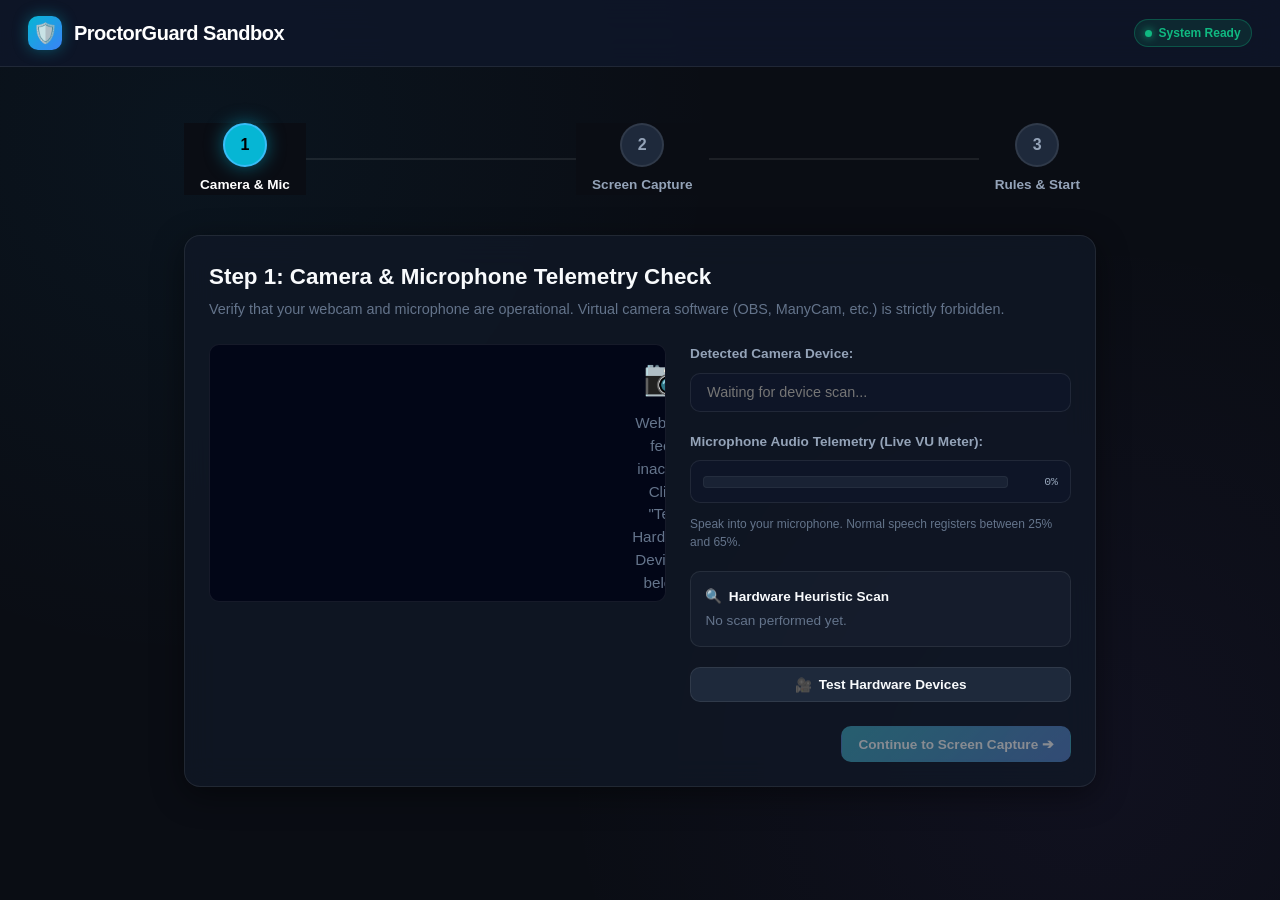
<file: web-ui/candidate/index.html>
<!DOCTYPE html>
<html lang="en">
<head>
  <meta charset="UTF-8">
  <meta name="viewport" content="width=device-width, initial-scale=1.0">
  <meta http-equiv="Cache-Control" content="no-cache, no-store, must-revalidate">
  <meta http-equiv="Pragma" content="no-cache">
  <meta http-equiv="Expires" content="0">
  <title>Candidate Verification & Setup Wizard | ProctorGuard</title>
  <link rel="stylesheet" href="../static/css/proctor.css">
  <style>
    .wizard-container {
      max-width: 960px;
      margin: 2rem auto;
      padding: 1.5rem;
    }
    .wizard-steps-header {
      display: flex;
      justify-content: space-between;
      margin-bottom: 2.5rem;
      position: relative;
    }
    .wizard-steps-header::before {
      content: '';
      position: absolute;
      top: 50%;
      left: 10%;
      right: 10%;
      height: 2px;
      background: var(--glass-border);
      z-index: 1;
      transform: translateY(-50%);
    }
    .wizard-step-node {
      position: relative;
      z-index: 2;
      display: flex;
      flex-direction: column;
      align-items: center;
      gap: 0.5rem;
      background: var(--bg-primary);
      padding: 0 1rem;
    }
    .step-circle {
      width: 44px;
      height: 44px;
      border-radius: 50%;
      background: var(--bg-tertiary);
      border: 2px solid var(--glass-border);
      display: flex;
      align-items: center;
      justify-content: center;
      font-weight: 700;
      color: var(--text-secondary);
      transition: all 0.3s ease;
    }
    .wizard-step-node.active .step-circle {
      background: var(--accent-cyan);
      border-color: #38bdf8;
      color: #000;
      box-shadow: 0 0 18px rgba(6, 182, 212, 0.5);
    }
    .wizard-step-node.completed .step-circle {
      background: var(--accent-emerald);
      border-color: #34d399;
      color: #000;
    }
    .step-title {
      font-size: 0.85rem;
      font-weight: 600;
      color: var(--text-secondary);
    }
    .wizard-step-node.active .step-title {
      color: #fff;
    }
    .step-pane {
      display: none;
      animation: fadeIn 0.3s ease;
    }
    .step-pane.active {
      display: block;
    }
    @keyframes fadeIn {
      from { opacity: 0; transform: translateY(8px); }
      to { opacity: 1; transform: translateY(0); }
    }
    .preview-card {
      background: #020617;
      border: 1px solid var(--glass-border);
      border-radius: var(--radius-md);
      overflow: hidden;
      aspect-ratio: 16 / 9;
      position: relative;
      display: flex;
      align-items: center;
      justify-content: center;
    }
    .preview-card video {
      width: 100%;
      height: 100%;
      object-fit: cover;
    }
    .preview-card .placeholder-msg {
      color: var(--text-muted);
      font-size: 0.95rem;
      text-align: center;
      padding: 1.5rem;
    }
  </style>
</head>
<body>

  <!-- Top Proctor Header -->
  <header class="proctor-header">
    <div class="proctor-logo">
      <div class="proctor-logo-icon">🛡️</div>
      <span>ProctorGuard Sandbox</span>
    </div>
    <div class="flex-gap-1">
      <span class="badge-live-pulse">
        <span class="pulse-dot"></span> System Ready
      </span>
    </div>
  </header>

  <div class="wizard-container">
    <!-- Wizard Steps Header -->
    <div class="wizard-steps-header">
      <div class="wizard-step-node active" id="step-node-1">
        <div class="step-circle" id="circle-1">1</div>
        <div class="step-title">Camera & Mic</div>
      </div>
      <div class="wizard-step-node" id="step-node-2">
        <div class="step-circle" id="circle-2">2</div>
        <div class="step-title">Screen Capture</div>
      </div>
      <div class="wizard-step-node" id="step-node-3">
        <div class="step-circle" id="circle-3">3</div>
        <div class="step-title">Rules & Start</div>
      </div>
    </div>

    <!-- STEP 1: Camera & Microphone Verification -->
    <div class="glass-panel step-pane active" id="pane-step-1">
      <div style="margin-bottom: 1.5rem;">
        <h2 style="font-size: 1.4rem; font-weight: 700; margin-bottom: 0.3rem;">Step 1: Camera & Microphone Telemetry Check</h2>
        <p class="text-muted" style="font-size: 0.9rem;">
          Verify that your webcam and microphone are operational. Virtual camera software (OBS, ManyCam, etc.) is strictly forbidden.
        </p>
      </div>

      <div style="display: grid; grid-template-columns: 1.2fr 1fr; gap: 1.5rem; margin-bottom: 1.5rem;">
        <!-- Left: Live Video Preview -->
        <div>
          <div class="preview-card" id="webcam-preview-box">
            <video id="webcam-preview" autoplay playsinline muted></video>
            <div class="placeholder-msg" id="webcam-placeholder">
              <div style="font-size: 2.2rem; margin-bottom: 0.5rem;">📷</div>
              Webcam feed inactive.<br>Click "Test Hardware Devices" below.
            </div>
          </div>
          <div id="camera-status-badge" style="margin-top: 0.75rem; display: none;"></div>
        </div>

        <!-- Right: Telemetry & Device Diagnostics -->
        <div style="display: flex; flex-direction: column; gap: 1.25rem;">
          <div class="form-group">
            <label class="form-label">Detected Camera Device:</label>
            <input type="text" id="camera-device-label" class="form-input" readonly placeholder="Waiting for device scan...">
          </div>

          <div class="form-group">
            <label class="form-label">Microphone Audio Telemetry (Live VU Meter):</label>
            <div class="vu-meter-container" style="background: rgba(15,23,42,0.8); padding: 0.75rem; border-radius: var(--radius-md); border: 1px solid var(--glass-border);">
              <div class="vu-meter-track" style="height: 12px;">
                <div class="vu-meter-bar" id="setup-vu-bar"></div>
              </div>
              <span class="vu-meter-label" id="setup-vu-label">0%</span>
            </div>
            <span class="text-muted" style="font-size: 0.75rem; margin-top: 0.25rem;">
              Speak into your microphone. Normal speech registers between 25% and 65%.
            </span>
          </div>

          <!-- Virtual Camera Scan Status -->
          <div id="virtual-cam-scan-result" style="padding: 0.9rem; border-radius: var(--radius-md); background: rgba(30, 41, 59, 0.4); border: 1px solid var(--glass-border); font-size: 0.85rem;">
            <div style="font-weight: 600; margin-bottom: 0.25rem; display: flex; align-items: center; gap: 0.4rem;">
              <span>🔍</span> Hardware Heuristic Scan
            </div>
            <div id="scan-feedback-text" class="text-muted">No scan performed yet.</div>
          </div>

          <button type="button" class="btn btn-secondary" id="btn-start-hardware-test">
            <span>🎥</span> Test Hardware Devices
          </button>
        </div>
      </div>

      <div style="display: flex; justify-content: flex-end;">
        <button type="button" class="btn btn-primary" id="btn-to-step-2" disabled>
          Continue to Screen Capture ➔
        </button>
      </div>
    </div>

    <!-- STEP 2: Full-screen Display Capture -->
    <div class="glass-panel step-pane" id="pane-step-2">
      <div style="margin-bottom: 1.5rem;">
        <h2 style="font-size: 1.4rem; font-weight: 700; margin-bottom: 0.3rem;">Step 2: Mandatory Full-Screen Display Capture</h2>
        <p class="text-muted" style="font-size: 0.9rem;">
          To ensure exam integrity, you must share your <strong>Entire Screen</strong>. Sharing a single window or tab will not satisfy requirements.
        </p>
      </div>

      <div style="display: grid; grid-template-columns: 1.2fr 1fr; gap: 1.5rem; margin-bottom: 1.5rem;">
        <!-- Left: Screen Share Preview -->
        <div>
          <div class="preview-card" id="screen-preview-box">
            <video id="screen-preview" autoplay playsinline muted></video>
            <div class="placeholder-msg" id="screen-placeholder">
              <div style="font-size: 2.2rem; margin-bottom: 0.5rem;">🖥️</div>
              Screen capture inactive.<br>Click "Select & Share Full Screen".
            </div>
          </div>
        </div>

        <!-- Right: Screen Capture Diagnostics -->
        <div style="display: flex; flex-direction: column; gap: 1.25rem;">
          <div style="background: rgba(15,23,42,0.8); padding: 1rem; border-radius: var(--radius-md); border: 1px solid var(--glass-border);">
            <h4 style="font-size: 0.95rem; font-weight: 600; margin-bottom: 0.5rem; color: #38bdf8;">Capture Requirements</h4>
            <ul style="font-size: 0.85rem; color: var(--text-secondary); margin-left: 1.25rem; display: flex; flex-direction: column; gap: 0.35rem;">
              <li>Select <strong>"Entire Screen"</strong> in the browser prompt.</li>
              <li>Dual monitors are prohibited (disconnect second monitor if present).</li>
              <li>Stopping screen share during the exam counts as an immediate CRITICAL violation.</li>
            </ul>
          </div>

          <div id="screen-status-box" style="padding: 0.9rem; border-radius: var(--radius-md); background: rgba(30, 41, 59, 0.4); border: 1px solid var(--glass-border); font-size: 0.85rem;">
            <div style="font-weight: 600; margin-bottom: 0.25rem;">Display Capture Status:</div>
            <div id="screen-feedback-text" class="text-muted">Awaiting screen authorization...</div>
          </div>

          <button type="button" class="btn btn-secondary" id="btn-request-screen">
            <span>📺</span> Select & Share Full Screen
          </button>
        </div>
      </div>

      <div style="display: flex; justify-content: space-between;">
        <button type="button" class="btn btn-secondary" id="btn-back-to-step-1">
          ⬅ Back
        </button>
        <button type="button" class="btn btn-primary" id="btn-to-step-3" disabled>
          Continue to Agreement ➔
        </button>
      </div>
    </div>

    <!-- STEP 3: Candidate Agreement & Transition -->
    <div class="glass-panel step-pane" id="pane-step-3">
      <div style="margin-bottom: 1.5rem;">
        <h2 style="font-size: 1.4rem; font-weight: 700; margin-bottom: 0.3rem;">Step 3: Identity Verification & Exam Lockdown Agreement</h2>
        <p class="text-muted" style="font-size: 0.9rem;">
          Confirm your candidate credentials and accept the security lockdown terms before entering the exam room.
        </p>
      </div>

      <div style="display: grid; grid-template-columns: 1fr 1fr; gap: 1.5rem; margin-bottom: 1.5rem;">
        <!-- Candidate Details -->
        <div style="display: flex; flex-direction: column; gap: 1rem;">
          <div class="form-group">
            <label class="form-label" for="candidate-name-input">Full Name:</label>
            <input type="text" id="candidate-name-input" class="form-input" value="Alex Rivera" required>
          </div>

          <div class="form-group">
            <label class="form-label" for="candidate-id-input">Candidate ID / Registration #:</label>
            <input type="text" id="candidate-id-input" class="form-input" value="CAND-89421" required>
          </div>

          <div class="form-group">
            <label class="form-label" for="exam-code-input">Exam Course / Code:</label>
            <input type="text" id="exam-code-input" class="form-input" value="CS-401: Distributed Algorithms" readonly>
          </div>
        </div>

        <!-- Exam Rules Box -->
        <div style="background: rgba(15,23,42,0.8); border: 1px solid var(--glass-border); border-radius: var(--radius-md); padding: 1.25rem; font-size: 0.85rem; display: flex; flex-direction: column; gap: 0.75rem;">
          <div style="font-weight: 700; color: #fff; font-size: 0.95rem;">Lockdown Security Protocol:</div>
          <div style="display: flex; align-items: flex-start; gap: 0.5rem; color: var(--text-secondary);">
            <span>🚫</span>
            <div><strong>No Tab Switching:</strong> Navigating away from the exam window triggers an instant security violation.</div>
          </div>
          <div style="display: flex; align-items: flex-start; gap: 0.5rem; color: var(--text-secondary);">
            <span>⌨️</span>
            <div><strong>Blocked Shortcuts:</strong> Copying, pasting, right-clicking, Alt+Tab, and F12 DevTools are actively blocked.</div>
          </div>
          <div style="display: flex; align-items: flex-start; gap: 0.5rem; color: var(--text-secondary);">
            <span>🎙️</span>
            <div><strong>Continuous Audio Analysis:</strong> Sustained whisper or external voice triggers incident telemetry.</div>
          </div>
          <div style="display: flex; align-items: flex-start; gap: 0.5rem; color: var(--text-secondary);">
            <span>⚠️</span>
            <div><strong>3 Warning Limit:</strong> Reaching 3 violations locks the exam screen immediately.</div>
          </div>
        </div>
      </div>

      <!-- Agreement Card (Default Accepted & Verified) -->
      <div id="agreement-card" style="margin-bottom: 2rem; background: rgba(16, 185, 129, 0.15); border: 2px solid #10b981; box-shadow: 0 0 20px rgba(16, 185, 129, 0.25); border-radius: var(--radius-md); padding: 1.25rem; cursor: pointer; transition: all 0.25s ease;">
        <label class="custom-checkbox-container" style="cursor: pointer; display: flex; align-items: flex-start; gap: 1rem; width: 100%;">
          <input type="checkbox" id="agreement-checkbox" checked style="width: 22px; height: 22px; accent-color: var(--accent-emerald); cursor: pointer; margin-top: 2px; flex-shrink: 0;">
          <div>
            <div style="font-weight: 700; color: #fff; font-size: 0.95rem; margin-bottom: 0.25rem;" id="agreement-title">
              ✅ <span style="color:#34d399;">Identity Confirmed & Lockdown Agreement Accepted</span>
            </div>
            <span style="font-size: 0.88rem; color: #e2e8f0; line-height: 1.5; display: block;">
              I confirm that I am Alex Rivera and that I will take this examination in strict compliance with the proctoring rules. I consent to real-time webcam, screen, and audio monitoring and acknowledge that violations will be permanently recorded in the audit log.
            </span>
          </div>
        </label>
      </div>

      <div style="display: flex; justify-content: space-between; align-items: center;">
        <button type="button" class="btn btn-secondary" id="btn-back-to-step-2">
          ⬅ Back
        </button>
        <button type="button" class="btn btn-primary" id="btn-enter-exam" onclick="window.enterExamRoom(event)" style="padding: 0.9rem 2.4rem; font-size: 1.05rem; font-weight: 700; letter-spacing: 0.02em; background: linear-gradient(135deg, #059669, #0284c7); box-shadow: 0 4px 18px rgba(16, 185, 129, 0.4); cursor: pointer;">
          🚀 Enter Locked Exam Room ➔
        </button>
      </div>
    </div>
  </div>

  <!-- Scripts -->
  <script src="../static/js/audio_monitor.js"></script>
  <script src="../static/js/camera_check.js"></script>
  <script>
    // Immediate global navigation function
    window.enterExamRoom = function(e) {
      if (e && e.preventDefault) e.preventDefault();
      const candNameInput = document.getElementById('candidate-name-input');
      const candIdInput = document.getElementById('candidate-id-input');
      const btn = document.getElementById('btn-enter-exam');

      const candName = (candNameInput && candNameInput.value.trim()) || 'Alex Rivera';
      const candId = (candIdInput && candIdInput.value.trim()) || 'CAND-89421';

      try {
        sessionStorage.setItem('proctor_candidate_name', candName);
        sessionStorage.setItem('proctor_candidate_id', candId);
        sessionStorage.setItem('proctor_setup_verified', 'true');
        sessionStorage.setItem('proctor_auto_start_media', 'true');
      } catch (err) {}

      if (btn) {
        btn.innerHTML = '<span class="pulse-dot" style="background:#fff;"></span> Launching Locked Exam...';
        btn.style.opacity = '0.9';
      }

      try {
        if (typeof audioMonitor !== 'undefined' && audioMonitor) audioMonitor.stop();
        if (typeof userMediaStream !== 'undefined' && userMediaStream) userMediaStream.getTracks().forEach(t => t.stop());
        if (typeof userScreenStream !== 'undefined' && userScreenStream) userScreenStream.getTracks().forEach(t => t.stop());
      } catch (err) {}

      const targetUrl = `exam.html?candidate_id=${encodeURIComponent(candId)}&name=${encodeURIComponent(candName)}`;
      window.location.href = targetUrl;
      setTimeout(() => {
        if (!window.location.href.includes('exam.html')) {
          window.location.replace(targetUrl);
        }
      }, 200);
    };

    // State
    let userMediaStream = null;
    let userScreenStream = null;
    let audioMonitor = null;
    let isCameraVerified = false;
    let isScreenVerified = false;

    // DOM Elements
    const pane1 = document.getElementById('pane-step-1');
    const pane2 = document.getElementById('pane-step-2');
    const pane3 = document.getElementById('pane-step-3');

    const node1 = document.getElementById('step-node-1');
    const node2 = document.getElementById('step-node-2');
    const node3 = document.getElementById('step-node-3');

    const webcamVideo = document.getElementById('webcam-preview');
    const webcamPlaceholder = document.getElementById('webcam-placeholder');
    const cameraDeviceLabel = document.getElementById('camera-device-label');
    const scanFeedbackText = document.getElementById('scan-feedback-text');
    const cameraStatusBadge = document.getElementById('camera-status-badge');
    const btnStartHardwareTest = document.getElementById('btn-start-hardware-test');
    const btnToStep2 = document.getElementById('btn-to-step-2');

    const screenVideo = document.getElementById('screen-preview');
    const screenPlaceholder = document.getElementById('screen-placeholder');
    const screenFeedbackText = document.getElementById('screen-feedback-text');
    const btnRequestScreen = document.getElementById('btn-request-screen');
    const btnBackToStep1 = document.getElementById('btn-back-to-step-1');
    const btnToStep3 = document.getElementById('btn-to-step-3');

    const agreementCheckbox = document.getElementById('agreement-checkbox');
    const btnBackToStep2 = document.getElementById('btn-back-to-step-2');
    const btnEnterExam = document.getElementById('btn-enter-exam');
    const candidateNameInput = document.getElementById('candidate-name-input');
    const candidateIdInput = document.getElementById('candidate-id-input');

    // 1. Hardware Test Handler (Camera & Audio)
    btnStartHardwareTest.addEventListener('click', async () => {
      btnStartHardwareTest.disabled = true;
      btnStartHardwareTest.textContent = 'Scanning hardware...';

      try {
        // Enforce virtual camera heuristics
        const stream = await CameraChecker.requestVerifiedStream({
          video: { width: { ideal: 1280 }, height: { ideal: 720 } },
          audio: true
        });

        userMediaStream = stream;
        webcamVideo.srcObject = stream;
        webcamPlaceholder.style.display = 'none';

        const videoTrack = stream.getVideoTracks()[0];
        const label = videoTrack.label || 'Default System Webcam';
        cameraDeviceLabel.value = label;

        // Perform full inventory scan
        const scan = await CameraChecker.scanDevices();
        if (scan.virtualDevices.length > 0) {
          scanFeedbackText.innerHTML = `<span style="color:#f97316;">⚠️ Virtual camera detected in system: <strong>${scan.virtualDevices[0].label}</strong>. Active camera is hardware verified.</span>`;
        } else {
          scanFeedbackText.innerHTML = `<span style="color:#10b981;">✓ All cameras clean. Hardware device: "${label}". No virtual camera signatures detected.</span>`;
        }

        // Start Audio Telemetry VU Meter
        if (stream.getAudioTracks().length > 0) {
          audioMonitor = new AudioMonitor({
            vuBarElement: '#setup-vu-bar',
            vuLabelElement: '#setup-vu-label',
            threshold: 30
          });
          await audioMonitor.start(stream);
        }

        isCameraVerified = true;
        btnToStep2.disabled = false;
        btnStartHardwareTest.textContent = '✓ Hardware Verified';
        btnStartHardwareTest.style.borderColor = '#10b981';

      } catch (err) {
        console.error('Camera/Audio error:', err);
        if (err.name === 'VirtualCameraError') {
          scanFeedbackText.innerHTML = `<span style="color:#ef4444;">⛔ BLOCKED: ${err.message}</span>`;
          alert('SECURITY NOTICE: Virtual camera detected! You must connect a genuine physical webcam to proceed.');
        } else {
          scanFeedbackText.innerHTML = `<span style="color:#ef4444;">Error accessing camera/mic: ${err.message}</span>`;
        }
        btnStartHardwareTest.disabled = false;
        btnStartHardwareTest.textContent = 'Retry Hardware Test';
      }
    });

    // Step 1 -> Step 2
    btnToStep2.addEventListener('click', () => {
      pane1.classList.remove('active');
      pane2.classList.add('active');
      node1.classList.remove('active');
      node1.classList.add('completed');
      node2.classList.add('active');
    });

    // Step 2 -> Step 1
    btnBackToStep1.addEventListener('click', () => {
      pane2.classList.remove('active');
      pane1.classList.add('active');
      node2.classList.remove('active');
      node1.classList.remove('completed');
      node1.classList.add('active');
    });

    // 2. Screen Share Request
    btnRequestScreen.addEventListener('click', async () => {
      try {
        const stream = await navigator.mediaDevices.getDisplayMedia({
          video: {
            displaySurface: 'monitor',
            cursor: 'always'
          },
          audio: false
        });

        const track = stream.getVideoTracks()[0];
        const settings = (track && track.getSettings) ? track.getSettings() : {};
        const displaySurface = settings.displaySurface;

        // STRICT ENFORCEMENT: Only Entire Screen ('monitor') is permitted!
        if (displaySurface && displaySurface !== 'monitor') {
          // Immediately terminate the non-compliant window/tab stream
          stream.getTracks().forEach(t => t.stop());
          userScreenStream = null;
          screenVideo.srcObject = null;
          screenPlaceholder.style.display = 'block';
          isScreenVerified = false;
          btnToStep3.disabled = true;

          btnRequestScreen.textContent = '⚠️ Re-select: Share Entire Screen';
          btnRequestScreen.style.background = 'rgba(239, 68, 68, 0.2)';
          btnRequestScreen.style.borderColor = '#ef4444';

          const surfaceName = displaySurface === 'window' ? 'Single Application Window' : (displaySurface === 'browser' ? 'Single Browser Tab' : displaySurface);

          screenFeedbackText.innerHTML = `
            <div style="background: rgba(239, 68, 68, 0.15); border: 2px solid #ef4444; border-radius: 8px; padding: 14px; margin-top: 10px; text-align: left;">
              <div style="color: #ef4444; font-weight: 800; font-size: 0.95rem; display: flex; align-items: center; gap: 8px;">
                <span style="font-size: 1.25rem;">🚫</span> PROCTOR RESTRICTION: ENTIRE SCREEN REQUIRED
              </div>
              <div style="color: #fca5a5; font-size: 0.85rem; margin-top: 6px; line-height: 1.45;">
                You shared an <strong>${surfaceName}</strong> (${settings.width || '1366'}x${settings.height || '720'}). 
                Proctoring rules strictly prohibit sharing a single window or tab because secondary windows, chat applications, and split-screen aids cannot be audited.
              </div>
              <div style="color: #f1f5f9; font-size: 0.85rem; margin-top: 8px; background: rgba(0,0,0,0.35); padding: 8px 10px; border-radius: 6px; border-left: 3px solid #ef4444;">
                👉 <strong>How to fix:</strong> Click <em>"Re-select: Share Entire Screen"</em> below. In the browser dialog, stay on the <strong>"Entire Screen"</strong> tab (do NOT click "Window" or "Chrome Tab") and select your screen.
              </div>
            </div>
          `;
          return;
        }

        // Passed validation: Entire Screen confirmed
        userScreenStream = stream;
        screenVideo.srcObject = stream;
        screenPlaceholder.style.display = 'none';

        btnRequestScreen.style.background = '';
        btnRequestScreen.style.borderColor = '';

        let extraWarning = '';
        if (window.screen && window.screen.isExtended) {
          extraWarning = `<div style="margin-top:6px; color:#fbbf24; font-size:0.8rem;">⚠️ Multi-monitor topology detected. Please disconnect external displays before starting the exam.</div>`;
        }

        screenFeedbackText.innerHTML = `
          <div style="background: rgba(16, 185, 129, 0.12); border: 1px solid rgba(16, 185, 129, 0.4); border-radius: 8px; padding: 10px; margin-top: 8px;">
            <span style="color:#10b981; font-weight: 700;">✓ Entire screen display capture verified (${settings.width || '1920'}x${settings.height || '1080'}, full monitor).</span>
            ${extraWarning}
          </div>
        `;

        track.onended = () => {
          screenFeedbackText.innerHTML = `<span style="color:#ef4444; font-weight: 700;">⚠️ Screen sharing stopped. Entire screen display capture is mandatory to proceed.</span>`;
          isScreenVerified = false;
          btnToStep3.disabled = true;
          screenPlaceholder.style.display = 'block';
          btnRequestScreen.textContent = 'Share Entire Screen';
        };

        isScreenVerified = true;
        btnToStep3.disabled = false;
        btnRequestScreen.textContent = '✓ Entire Screen Capture Active';

      } catch (err) {
        console.warn('Screen share error:', err);
        screenFeedbackText.innerHTML = `<span style="color:#ef4444;">Screen capture was cancelled or denied. Full entire screen share is required.</span>`;
        isScreenVerified = false;
        btnToStep3.disabled = true;
        btnRequestScreen.textContent = 'Share Entire Screen';
      }
    });

    // Step 2 -> Step 3
    btnToStep3.addEventListener('click', () => {
      if (!isScreenVerified || !userScreenStream) {
        alert('Verification Required: You must share your Entire Screen before continuing.');
        return;
      }
      pane2.classList.remove('active');
      pane3.classList.add('active');
      node2.classList.remove('active');
      node2.classList.add('completed');
      node3.classList.add('active');
    });

    // Step 3 -> Step 2
    btnBackToStep2.addEventListener('click', () => {
      pane3.classList.remove('active');
      pane2.classList.add('active');
      node3.classList.remove('active');
      node2.classList.remove('completed');
      node2.classList.add('active');
    });

    // Agreement toggle & visual styling update
    function updateAgreementState() {
      const isChecked = agreementCheckbox.checked;
      const card = document.getElementById('agreement-card');
      const title = document.getElementById('agreement-title');
      if (isChecked) {
        card.style.background = 'rgba(16, 185, 129, 0.15)';
        card.style.borderColor = '#10b981';
        card.style.boxShadow = '0 0 20px rgba(16, 185, 129, 0.25)';
        title.innerHTML = '✅ <span style="color:#34d399;">Agreement Accepted & Identity Confirmed</span>';
        btnEnterExam.innerHTML = '🚀 Enter Locked Exam Room ➔';
        btnEnterExam.style.background = 'linear-gradient(135deg, #059669, #0284c7)';
        btnEnterExam.style.boxShadow = '0 4px 18px rgba(16, 185, 129, 0.4)';
      } else {
        card.style.background = 'rgba(6, 182, 212, 0.08)';
        card.style.borderColor = 'rgba(6, 182, 212, 0.35)';
        card.style.boxShadow = '';
        title.textContent = 'Click to Accept Lockdown & Remote Monitoring Agreement';
        btnEnterExam.innerHTML = '🔒 Accept & Enter Locked Exam Room ➔';
        btnEnterExam.style.background = '';
        btnEnterExam.style.boxShadow = '';
      }
    }

    // Clicking agreement card toggles the checkbox
    document.getElementById('agreement-card').addEventListener('click', (e) => {
      if (e.target !== agreementCheckbox) {
        agreementCheckbox.checked = !agreementCheckbox.checked;
        updateAgreementState();
      }
    });
    agreementCheckbox.addEventListener('change', updateAgreementState);

    // Step 3 -> Enter Exam Room (Immediate, Reliable Navigation)
    function enterExamRoom() {
      const candName = (candidateNameInput && candidateNameInput.value.trim()) || 'Alex Rivera';
      const candId = (candidateIdInput && candidateIdInput.value.trim()) || 'CAND-89421';

      // Save candidate session state to sessionStorage
      try {
        sessionStorage.setItem('proctor_candidate_name', candName);
        sessionStorage.setItem('proctor_candidate_id', candId);
        sessionStorage.setItem('proctor_setup_verified', 'true');
        sessionStorage.setItem('proctor_auto_start_media', 'true');
      } catch (err) {}

      // UI confirmation
      btnEnterExam.innerHTML = '<span class="pulse-dot" style="background:#fff;"></span> Launching Locked Exam...';
      btnEnterExam.style.opacity = '0.9';

      // Cleanly stop step wizard hardware streams
      try {
        if (audioMonitor) audioMonitor.stop();
        if (userMediaStream) userMediaStream.getTracks().forEach(t => t.stop());
        if (userScreenStream) userScreenStream.getTracks().forEach(t => t.stop());
      } catch (err) {}

      // Immediate redirect to locked exam room
      window.location.href = `exam.html?candidate_id=${encodeURIComponent(candId)}&name=${encodeURIComponent(candName)}`;
    }
    window.enterExamRoom = enterExamRoom;

    btnEnterExam.addEventListener('click', enterExamRoom);
  </script>
</body>
</html>
</file>
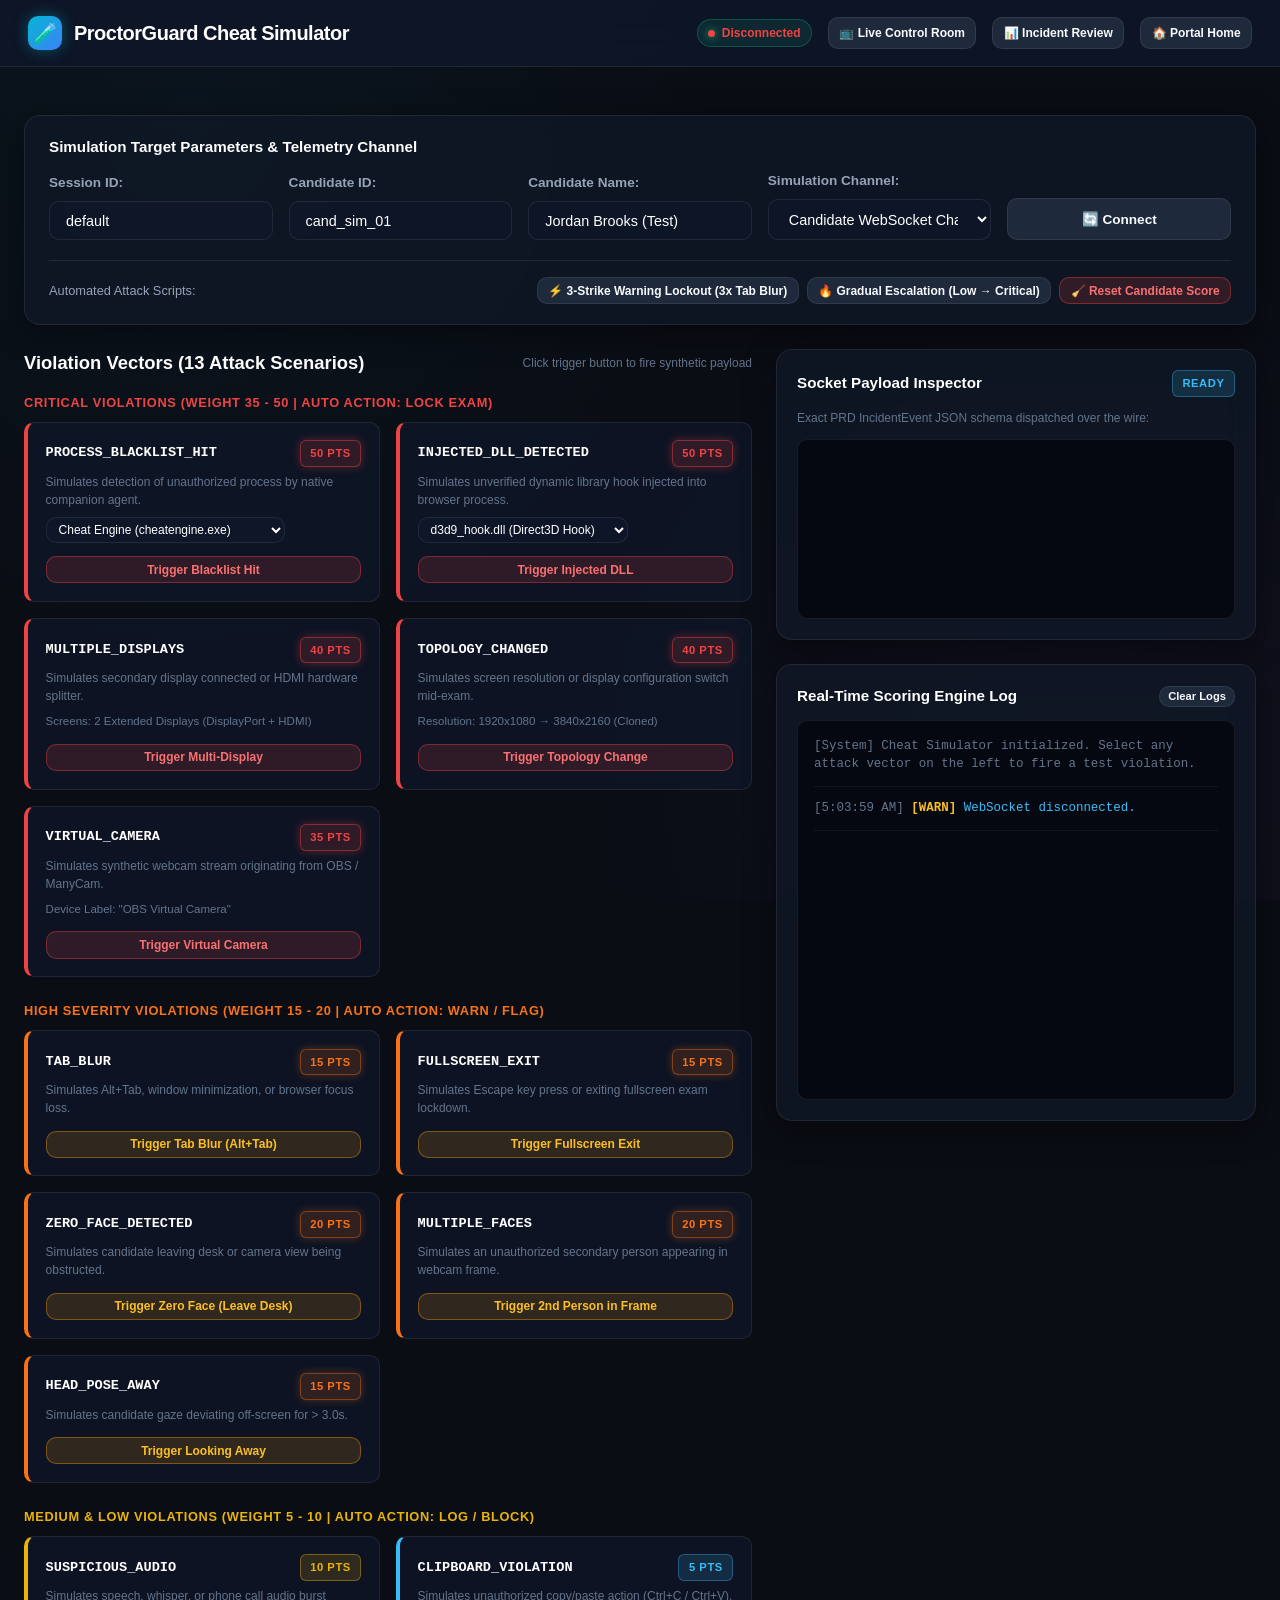
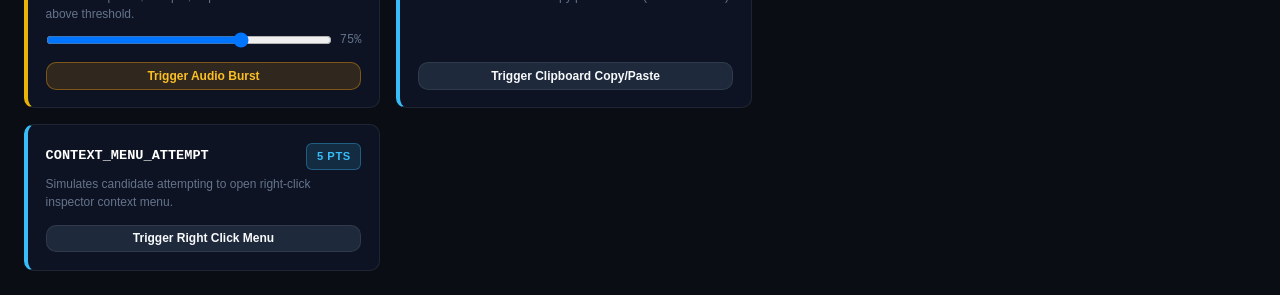
<file: web-ui/admin/simulator.html>
<!DOCTYPE html>
<html lang="en">
<head>
  <meta charset="UTF-8">
  <meta name="viewport" content="width=device-width, initial-scale=1.0">
  <title>Cheat Simulation Playground | ProctorGuard</title>
  <link rel="stylesheet" href="../static/css/proctor.css">
  <style>
    .sim-layout {
      display: grid;
      grid-template-columns: 1fr 480px;
      gap: 1.5rem;
      margin-top: 1.5rem;
    }

    @media (max-width: 1200px) {
      .sim-layout {
        grid-template-columns: 1fr;
      }
    }

    .vector-card {
      background: rgba(15, 23, 42, 0.7);
      border: 1px solid var(--glass-border);
      border-radius: var(--radius-md);
      padding: 1.1rem;
      display: flex;
      flex-direction: column;
      justify-content: space-between;
      gap: 0.85rem;
      transition: all 0.2s ease;
    }

    .vector-card:hover {
      border-color: rgba(255, 255, 255, 0.2);
      transform: translateY(-2px);
      box-shadow: 0 8px 24px rgba(0, 0, 0, 0.4);
    }

    .vector-card.card-sev-critical {
      border-left: 4px solid var(--severity-critical);
    }

    .vector-card.card-sev-high {
      border-left: 4px solid var(--severity-high);
    }

    .vector-card.card-sev-medium {
      border-left: 4px solid var(--severity-medium);
    }

    .vector-card.card-sev-low {
      border-left: 4px solid var(--severity-low);
    }

    .vector-grid {
      display: grid;
      grid-template-columns: repeat(auto-fill, minmax(280px, 1fr));
      gap: 1rem;
    }

    .log-terminal {
      background: #050811;
      border: 1px solid var(--glass-border);
      border-radius: var(--radius-md);
      padding: 1rem;
      font-family: var(--font-mono);
      font-size: 0.78rem;
      height: 380px;
      overflow-y: auto;
      color: #38bdf8;
      line-height: 1.5;
    }

    .log-terminal::-webkit-scrollbar {
      width: 5px;
    }
    .log-terminal::-webkit-scrollbar-thumb {
      background: rgba(255, 255, 255, 0.15);
      border-radius: 9999px;
    }

    .log-entry {
      margin-bottom: 0.75rem;
      padding-bottom: 0.75rem;
      border-bottom: 1px solid rgba(255, 255, 255, 0.05);
    }
  </style>
</head>
<body>

  <!-- Header Navigation -->
  <header class="proctor-header">
    <div class="proctor-logo">
      <div class="proctor-logo-icon">🧪</div>
      <span>ProctorGuard Cheat Simulator</span>
    </div>

    <div class="flex-gap-2">
      <span class="badge-live-pulse" id="sim-ws-badge">
        <span class="pulse-dot"></span> Socket Connected
      </span>
      <a href="dashboard.html" class="btn btn-secondary btn-sm">
        📺 Live Control Room
      </a>
      <a href="review.html" class="btn btn-secondary btn-sm">
        📊 Incident Review
      </a>
      <a href="../index.html" class="btn btn-secondary btn-sm">
        🏠 Portal Home
      </a>
    </div>
  </header>

  <!-- Container -->
  <div class="container">
    <!-- Target Configuration Bar -->
    <div class="glass-panel" style="margin-top: 1.5rem; padding: 1.25rem 1.5rem;">
      <div style="font-weight: 700; font-size: 0.95rem; color: #fff; margin-bottom: 0.75rem;">
        Simulation Target Parameters & Telemetry Channel
      </div>
      <div style="display: grid; grid-template-columns: repeat(auto-fit, minmax(180px, 1fr)); gap: 1rem; align-items: end;">
        <div class="form-group">
          <label class="form-label">Session ID:</label>
          <input type="text" id="sim-session-id" class="form-input" value="default">
        </div>

        <div class="form-group">
          <label class="form-label">Candidate ID:</label>
          <input type="text" id="sim-candidate-id" class="form-input" value="cand_sim_01">
        </div>

        <div class="form-group">
          <label class="form-label">Candidate Name:</label>
          <input type="text" id="sim-candidate-name" class="form-input" value="Jordan Brooks (Test)">
        </div>

        <div class="form-group">
          <label class="form-label">Simulation Channel:</label>
          <select id="sim-channel-select" class="form-select">
            <option value="candidate">Candidate WebSocket Channel</option>
            <option value="companion">Native Companion Host Channel</option>
            <option value="mesh">Direct Proctor Mesh</option>
          </select>
        </div>

        <div class="flex-gap-1">
          <button class="btn btn-secondary" id="btn-reconnect-sim" style="height: 42px; width: 100%;">
            🔄 Connect
          </button>
        </div>
      </div>

      <!-- Quick Automation Sequences -->
      <div class="flex-between" style="margin-top: 1.25rem; padding-top: 1rem; border-top: 1px solid var(--glass-border);">
        <div style="font-size: 0.8rem; color: var(--text-secondary);">
          Automated Attack Scripts:
        </div>
        <div class="flex-gap-1">
          <button class="btn btn-secondary btn-sm" id="btn-seq-strike3">
            ⚡ 3-Strike Warning Lockout (3x Tab Blur)
          </button>
          <button class="btn btn-secondary btn-sm" id="btn-seq-escalate">
            🔥 Gradual Escalation (Low → Critical)
          </button>
          <button class="btn btn-danger btn-sm" id="btn-reset-candidate">
            🧹 Reset Candidate Score
          </button>
        </div>
      </div>
    </div>

    <!-- Simulator Layout -->
    <div class="sim-layout">
      <!-- Left: 13+ Violation Vector Simulation Cards -->
      <section>
        <div class="flex-between" style="margin-bottom: 1rem;">
          <h2 style="font-size: 1.15rem; font-weight: 700; color: #fff;">
            Violation Vectors (13 Attack Scenarios)
          </h2>
          <span class="text-muted" style="font-size: 0.75rem;">Click trigger button to fire synthetic payload</span>
        </div>

        <!-- Group: CRITICAL VIOLATIONS -->
        <div style="margin-bottom: 1.5rem;">
          <div style="font-size: 0.8rem; font-weight: 700; color: var(--severity-critical); letter-spacing: 0.05em; text-transform: uppercase; margin-bottom: 0.6rem;">
            Critical Violations (Weight 35 - 50 | Auto Action: Lock Exam)
          </div>
          <div class="vector-grid">
            <!-- Vector 1: PROCESS_BLACKLIST_HIT -->
            <div class="vector-card card-sev-critical">
              <div>
                <div class="flex-between">
                  <span class="mono" style="font-weight: 700; color: #fff; font-size: 0.85rem;">PROCESS_BLACKLIST_HIT</span>
                  <span class="badge-severity badge-critical">50 pts</span>
                </div>
                <p class="text-muted" style="font-size: 0.75rem; margin-top: 0.35rem;">
                  Simulates detection of unauthorized process by native companion agent.
                </p>
                <div style="margin-top: 0.5rem;">
                  <select id="param-process-name" class="form-select" style="padding: 0.25rem 0.5rem; font-size: 0.75rem;">
                    <option value="cheatengine-x86_64.exe">Cheat Engine (cheatengine.exe)</option>
                    <option value="Discord.exe">Discord Overlay (Discord.exe)</option>
                    <option value="obs64.exe">OBS Studio (obs64.exe)</option>
                    <option value="AnyDesk.exe">AnyDesk Remote Tool (AnyDesk.exe)</option>
                    <option value="wireshark.exe">Wireshark Packet Sniffer</option>
                  </select>
                </div>
              </div>
              <button class="btn btn-danger btn-sm btn-fire-vector" data-type="PROCESS_BLACKLIST_HIT" data-sev="CRITICAL">
                Trigger Blacklist Hit
              </button>
            </div>

            <!-- Vector 2: INJECTED_DLL_DETECTED -->
            <div class="vector-card card-sev-critical">
              <div>
                <div class="flex-between">
                  <span class="mono" style="font-weight: 700; color: #fff; font-size: 0.85rem;">INJECTED_DLL_DETECTED</span>
                  <span class="badge-severity badge-critical">50 pts</span>
                </div>
                <p class="text-muted" style="font-size: 0.75rem; margin-top: 0.35rem;">
                  Simulates unverified dynamic library hook injected into browser process.
                </p>
                <div style="margin-top: 0.5rem;">
                  <select id="param-dll-name" class="form-select" style="padding: 0.25rem 0.5rem; font-size: 0.75rem;">
                    <option value="d3d9_hook.dll">d3d9_hook.dll (Direct3D Hook)</option>
                    <option value="speedhack.dll">speedhack.dll (Timer Hack)</option>
                    <option value="easyhook64.dll">easyhook64.dll (API Interceptor)</option>
                  </select>
                </div>
              </div>
              <button class="btn btn-danger btn-sm btn-fire-vector" data-type="INJECTED_DLL_DETECTED" data-sev="CRITICAL">
                Trigger Injected DLL
              </button>
            </div>

            <!-- Vector 3: MULTIPLE_DISPLAYS_DETECTED -->
            <div class="vector-card card-sev-critical">
              <div>
                <div class="flex-between">
                  <span class="mono" style="font-weight: 700; color: #fff; font-size: 0.85rem;">MULTIPLE_DISPLAYS</span>
                  <span class="badge-severity badge-critical">40 pts</span>
                </div>
                <p class="text-muted" style="font-size: 0.75rem; margin-top: 0.35rem;">
                  Simulates secondary display connected or HDMI hardware splitter.
                </p>
                <div class="text-muted" style="font-size: 0.72rem; margin-top: 0.5rem;">
                  Screens: 2 Extended Displays (DisplayPort + HDMI)
                </div>
              </div>
              <button class="btn btn-danger btn-sm btn-fire-vector" data-type="MULTIPLE_DISPLAYS_DETECTED" data-sev="CRITICAL">
                Trigger Multi-Display
              </button>
            </div>

            <!-- Vector 4: DISPLAY_TOPOLOGY_CHANGED -->
            <div class="vector-card card-sev-critical">
              <div>
                <div class="flex-between">
                  <span class="mono" style="font-weight: 700; color: #fff; font-size: 0.85rem;">TOPOLOGY_CHANGED</span>
                  <span class="badge-severity badge-critical">40 pts</span>
                </div>
                <p class="text-muted" style="font-size: 0.75rem; margin-top: 0.35rem;">
                  Simulates screen resolution or display configuration switch mid-exam.
                </p>
                <div class="text-muted" style="font-size: 0.72rem; margin-top: 0.5rem;">
                  Resolution: 1920x1080 → 3840x2160 (Cloned)
                </div>
              </div>
              <button class="btn btn-danger btn-sm btn-fire-vector" data-type="DISPLAY_TOPOLOGY_CHANGED" data-sev="CRITICAL">
                Trigger Topology Change
              </button>
            </div>

            <!-- Vector 5: VIRTUAL_CAMERA_DETECTED -->
            <div class="vector-card card-sev-critical">
              <div>
                <div class="flex-between">
                  <span class="mono" style="font-weight: 700; color: #fff; font-size: 0.85rem;">VIRTUAL_CAMERA</span>
                  <span class="badge-severity badge-critical">35 pts</span>
                </div>
                <p class="text-muted" style="font-size: 0.75rem; margin-top: 0.35rem;">
                  Simulates synthetic webcam stream originating from OBS / ManyCam.
                </p>
                <div class="text-muted" style="font-size: 0.72rem; margin-top: 0.5rem;">
                  Device Label: "OBS Virtual Camera"
                </div>
              </div>
              <button class="btn btn-danger btn-sm btn-fire-vector" data-type="VIRTUAL_CAMERA_DETECTED" data-sev="CRITICAL">
                Trigger Virtual Camera
              </button>
            </div>
          </div>
        </div>

        <!-- Group: HIGH SEVERITY VIOLATIONS -->
        <div style="margin-bottom: 1.5rem;">
          <div style="font-size: 0.8rem; font-weight: 700; color: var(--severity-high); letter-spacing: 0.05em; text-transform: uppercase; margin-bottom: 0.6rem;">
            High Severity Violations (Weight 15 - 20 | Auto Action: Warn / Flag)
          </div>
          <div class="vector-grid">
            <!-- Vector 6: TAB_BLUR -->
            <div class="vector-card card-sev-high">
              <div>
                <div class="flex-between">
                  <span class="mono" style="font-weight: 700; color: #fff; font-size: 0.85rem;">TAB_BLUR</span>
                  <span class="badge-severity badge-high">15 pts</span>
                </div>
                <p class="text-muted" style="font-size: 0.75rem; margin-top: 0.35rem;">
                  Simulates Alt+Tab, window minimization, or browser focus loss.
                </p>
              </div>
              <button class="btn btn-warning btn-sm btn-fire-vector" data-type="TAB_BLUR" data-sev="HIGH">
                Trigger Tab Blur (Alt+Tab)
              </button>
            </div>

            <!-- Vector 7: FULLSCREEN_EXIT -->
            <div class="vector-card card-sev-high">
              <div>
                <div class="flex-between">
                  <span class="mono" style="font-weight: 700; color: #fff; font-size: 0.85rem;">FULLSCREEN_EXIT</span>
                  <span class="badge-severity badge-high">15 pts</span>
                </div>
                <p class="text-muted" style="font-size: 0.75rem; margin-top: 0.35rem;">
                  Simulates Escape key press or exiting fullscreen exam lockdown.
                </p>
              </div>
              <button class="btn btn-warning btn-sm btn-fire-vector" data-type="FULLSCREEN_EXIT" data-sev="HIGH">
                Trigger Fullscreen Exit
              </button>
            </div>

            <!-- Vector 8: ZERO_FACE_DETECTED -->
            <div class="vector-card card-sev-high">
              <div>
                <div class="flex-between">
                  <span class="mono" style="font-weight: 700; color: #fff; font-size: 0.85rem;">ZERO_FACE_DETECTED</span>
                  <span class="badge-severity badge-high">20 pts</span>
                </div>
                <p class="text-muted" style="font-size: 0.75rem; margin-top: 0.35rem;">
                  Simulates candidate leaving desk or camera view being obstructed.
                </p>
              </div>
              <button class="btn btn-warning btn-sm btn-fire-vector" data-type="ZERO_FACE_DETECTED" data-sev="HIGH">
                Trigger Zero Face (Leave Desk)
              </button>
            </div>

            <!-- Vector 9: MULTIPLE_FACES_DETECTED -->
            <div class="vector-card card-sev-high">
              <div>
                <div class="flex-between">
                  <span class="mono" style="font-weight: 700; color: #fff; font-size: 0.85rem;">MULTIPLE_FACES</span>
                  <span class="badge-severity badge-high">20 pts</span>
                </div>
                <p class="text-muted" style="font-size: 0.75rem; margin-top: 0.35rem;">
                  Simulates an unauthorized secondary person appearing in webcam frame.
                </p>
              </div>
              <button class="btn btn-warning btn-sm btn-fire-vector" data-type="MULTIPLE_FACES_DETECTED" data-sev="HIGH">
                Trigger 2nd Person in Frame
              </button>
            </div>

            <!-- Vector 10: HEAD_POSE_AWAY -->
            <div class="vector-card card-sev-high">
              <div>
                <div class="flex-between">
                  <span class="mono" style="font-weight: 700; color: #fff; font-size: 0.85rem;">HEAD_POSE_AWAY</span>
                  <span class="badge-severity badge-high">15 pts</span>
                </div>
                <p class="text-muted" style="font-size: 0.75rem; margin-top: 0.35rem;">
                  Simulates candidate gaze deviating off-screen for > 3.0s.
                </p>
              </div>
              <button class="btn btn-warning btn-sm btn-fire-vector" data-type="HEAD_POSE_AWAY" data-sev="HIGH">
                Trigger Looking Away
              </button>
            </div>
          </div>
        </div>

        <!-- Group: MEDIUM & LOW SEVERITY VIOLATIONS -->
        <div>
          <div style="font-size: 0.8rem; font-weight: 700; color: var(--severity-medium); letter-spacing: 0.05em; text-transform: uppercase; margin-bottom: 0.6rem;">
            Medium & Low Violations (Weight 5 - 10 | Auto Action: Log / Block)
          </div>
          <div class="vector-grid">
            <!-- Vector 11: SUSPICIOUS_AUDIO_LEVEL -->
            <div class="vector-card card-sev-medium">
              <div>
                <div class="flex-between">
                  <span class="mono" style="font-weight: 700; color: #fff; font-size: 0.85rem;">SUSPICIOUS_AUDIO</span>
                  <span class="badge-severity badge-medium">10 pts</span>
                </div>
                <p class="text-muted" style="font-size: 0.75rem; margin-top: 0.35rem;">
                  Simulates speech, whisper, or phone call audio burst above threshold.
                </p>
                <div style="margin-top: 0.5rem; display: flex; align-items: center; gap: 0.5rem;">
                  <input type="range" id="param-audio-level" min="30" max="95" value="75" style="width: 100%;">
                  <span class="mono text-muted" id="disp-audio-val" style="font-size: 0.75rem;">75%</span>
                </div>
              </div>
              <button class="btn btn-warning btn-sm btn-fire-vector" data-type="SUSPICIOUS_AUDIO_LEVEL" data-sev="MEDIUM">
                Trigger Audio Burst
              </button>
            </div>

            <!-- Vector 12: CLIPBOARD_VIOLATION -->
            <div class="vector-card card-sev-low">
              <div>
                <div class="flex-between">
                  <span class="mono" style="font-weight: 700; color: #fff; font-size: 0.85rem;">CLIPBOARD_VIOLATION</span>
                  <span class="badge-severity badge-low">5 pts</span>
                </div>
                <p class="text-muted" style="font-size: 0.75rem; margin-top: 0.35rem;">
                  Simulates unauthorized copy/paste action (Ctrl+C / Ctrl+V).
                </p>
              </div>
              <button class="btn btn-secondary btn-sm btn-fire-vector" data-type="CLIPBOARD_VIOLATION" data-sev="LOW">
                Trigger Clipboard Copy/Paste
              </button>
            </div>

            <!-- Vector 13: CONTEXT_MENU_ATTEMPT -->
            <div class="vector-card card-sev-low">
              <div>
                <div class="flex-between">
                  <span class="mono" style="font-weight: 700; color: #fff; font-size: 0.85rem;">CONTEXT_MENU_ATTEMPT</span>
                  <span class="badge-severity badge-low">5 pts</span>
                </div>
                <p class="text-muted" style="font-size: 0.75rem; margin-top: 0.35rem;">
                  Simulates candidate attempting to open right-click inspector context menu.
                </p>
              </div>
              <button class="btn btn-secondary btn-sm btn-fire-vector" data-type="CONTEXT_MENU_ATTEMPT" data-sev="LOW">
                Trigger Right Click Menu
              </button>
            </div>
          </div>
        </div>
      </section>

      <!-- Right: Real-time Payload Inspector & Socket Response Log -->
      <aside style="display: flex; flex-direction: column; gap: 1.5rem;">
        <!-- Outgoing Payload Inspector -->
        <div class="glass-panel" style="padding: 1.25rem;">
          <div class="flex-between" style="margin-bottom: 0.75rem;">
            <div style="font-weight: 700; font-size: 0.95rem; color: #fff;">Socket Payload Inspector</div>
            <span class="badge-severity badge-low" id="inspector-status-badge">READY</span>
          </div>
          <p class="text-muted" style="font-size: 0.75rem; margin-bottom: 0.75rem;">
            Exact PRD IncidentEvent JSON schema dispatched over the wire:
          </p>
          <pre id="payload-inspector-box" class="log-terminal" style="height: 180px; color: #34d399;"></pre>
        </div>

        <!-- Server Evaluation & Response Terminal -->
        <div class="glass-panel" style="padding: 1.25rem;">
          <div class="flex-between" style="margin-bottom: 0.75rem;">
            <div style="font-weight: 700; font-size: 0.95rem; color: #fff;">Real-Time Scoring Engine Log</div>
            <button class="btn btn-secondary btn-sm" id="btn-clear-logs" style="padding: 0.2rem 0.5rem; font-size: 0.7rem;">
              Clear Logs
            </button>
          </div>
          <div class="log-terminal" id="response-log-box">
            <div class="log-entry" style="color: var(--text-muted);">
              [System] Cheat Simulator initialized. Select any attack vector on the left to fire a test violation.
            </div>
          </div>
        </div>
      </aside>
    </div>
  </div>

  <!-- Hidden Synthetic Snapshot Canvas Generator -->
  <canvas id="synthetic-canvas" width="320" height="240" style="display: none;"></canvas>

  <!-- Scripts -->
  <script src="../static/js/proctor_socket.js"></script>

  <script>
    /**
     * Cheat Simulator Playground Controller
     */
    let socket = null;
    const simSessionId = document.getElementById('sim-session-id');
    const simCandidateId = document.getElementById('sim-candidate-id');
    const simCandidateName = document.getElementById('sim-candidate-name');
    const simChannelSelect = document.getElementById('sim-channel-select');
    const simWsBadge = document.getElementById('sim-ws-badge');

    const payloadInspectorBox = document.getElementById('payload-inspector-box');
    const responseLogBox = document.getElementById('response-log-box');
    const syntheticCanvas = document.getElementById('synthetic-canvas');
    const synthCtx = syntheticCanvas.getContext('2d');

    const paramAudioLevel = document.getElementById('param-audio-level');
    const dispAudioVal = document.getElementById('disp-audio-val');

    paramAudioLevel.addEventListener('input', () => {
      dispAudioVal.textContent = `${paramAudioLevel.value}%`;
    });

    // 1. WebSocket Channel Connection
    function connectSimulator() {
      if (socket) socket.disconnect();

      const sessId = simSessionId.value.trim() || 'default';
      const candId = simCandidateId.value.trim() || 'cand_sim_01';
      const channel = simChannelSelect.value;

      simWsBadge.innerHTML = '<span class="pulse-dot" style="background:#f59e0b;"></span> Connecting...';

      socket = new ProctorSocket({
        role: channel === 'companion' ? 'companion' : 'candidate',
        sessionId: sessId,
        candidateId: candId,
        candidateName: simCandidateName.value.trim(),
        onConnect: () => {
          simWsBadge.innerHTML = '<span class="pulse-dot"></span> Socket Connected';
          simWsBadge.style.color = '#10b981';
          logTerminal('INFO', `Connected to session ${sessId} as ${candId} (${channel} channel)`);
        },
        onDisconnect: () => {
          simWsBadge.innerHTML = '<span class="pulse-dot" style="background:#ef4444;"></span> Disconnected';
          simWsBadge.style.color = '#ef4444';
          logTerminal('WARN', 'WebSocket disconnected.');
        },
        onMessage: (msg) => {
          handleIncomingMessage(msg);
        }
      });

      socket.connect();
    }

    document.getElementById('btn-reconnect-sim').addEventListener('click', connectSimulator);
    simChannelSelect.addEventListener('change', connectSimulator);

    // 2. Generate Synthetic Snapshot Frame based on Violation Vector
    function generateSyntheticSnapshot(type) {
      synthCtx.fillStyle = '#080d1a';
      synthCtx.fillRect(0, 0, 320, 240);

      // Scanline grid
      synthCtx.strokeStyle = 'rgba(255, 255, 255, 0.04)';
      for (let y = 0; y < 240; y += 12) {
        synthCtx.beginPath();
        synthCtx.moveTo(0, y);
        synthCtx.lineTo(320, y);
        synthCtx.stroke();
      }

      if (type === 'ZERO_FACE_DETECTED') {
        // Empty room / empty chair
        synthCtx.fillStyle = '#1e293b';
        synthCtx.fillRect(80, 160, 160, 70); // Desk
        synthCtx.fillStyle = '#334155';
        synthCtx.fillRect(130, 90, 60, 70); // Empty chair back
        synthCtx.fillStyle = '#ef4444';
        synthCtx.font = '12px monospace';
        synthCtx.textAlign = 'center';
        synthCtx.fillText('[ZERO FACES DETECTED]', 160, 50);

      } else if (type === 'MULTIPLE_FACES_DETECTED') {
        // Two heads
        synthCtx.fillStyle = '#38bdf8';
        synthCtx.beginPath();
        synthCtx.arc(105, 120, 38, 0, Math.PI * 2);
        synthCtx.fill();
        synthCtx.fillStyle = '#f87171';
        synthCtx.beginPath();
        synthCtx.arc(215, 120, 38, 0, Math.PI * 2);
        synthCtx.fill();
        synthCtx.fillStyle = '#ef4444';
        synthCtx.font = '12px monospace';
        synthCtx.textAlign = 'center';
        synthCtx.fillText('[MULTIPLE PERSONS IN FRAME]', 160, 40);

      } else if (type === 'HEAD_POSE_AWAY') {
        // Head turned sideways
        synthCtx.fillStyle = '#fbbf24';
        synthCtx.beginPath();
        synthCtx.ellipse(160, 120, 35, 45, Math.PI / 4, 0, Math.PI * 2);
        synthCtx.fill();
        synthCtx.font = '12px monospace';
        synthCtx.textAlign = 'center';
        synthCtx.fillText('[GAZE DEVIATED: LOOKING AWAY]', 160, 40);

      } else if (type === 'VIRTUAL_CAMERA_DETECTED') {
        // OBS logo style
        synthCtx.fillStyle = '#3b82f6';
        synthCtx.font = '14px monospace';
        synthCtx.textAlign = 'center';
        synthCtx.fillText('OBS Virtual Camera Loopback', 160, 110);
        synthCtx.fillStyle = '#ef4444';
        synthCtx.fillText('[VIRTUAL STREAM DETECTED]', 160, 140);

      } else {
        // Default standard silhouette with incident banner
        synthCtx.fillStyle = '#1e293b';
        synthCtx.beginPath();
        synthCtx.arc(160, 110, 42, 0, Math.PI * 2);
        synthCtx.fill();
        synthCtx.fillStyle = '#ef4444';
        synthCtx.font = '11px monospace';
        synthCtx.textAlign = 'center';
        synthCtx.fillText(`VIOLATION: ${type}`, 160, 35);
      }

      // Bottom Watermark
      synthCtx.fillStyle = 'rgba(0, 0, 0, 0.7)';
      synthCtx.fillRect(0, 215, 320, 25);
      synthCtx.font = '10px monospace';
      synthCtx.fillStyle = '#38bdf8';
      synthCtx.textAlign = 'left';
      synthCtx.fillText(`SIM | ${simCandidateId.value} | ${new Date().toLocaleTimeString()}`, 8, 232);

      return syntheticCanvas.toDataURL('image/jpeg', 0.65);
    }

    // 3. Trigger Violation Vector
    function triggerSimulationVector(eventType, severity) {
      const sessId = simSessionId.value.trim() || 'default';
      const candId = simCandidateId.value.trim() || 'cand_sim_01';

      let metadata = {
        simulation: true,
        source: 'Simulator-Playground'
      };

      if (eventType === 'PROCESS_BLACKLIST_HIT') {
        metadata.processName = document.getElementById('param-process-name').value;
        metadata.message = `Prohibited process detected running: ${metadata.processName}`;
      } else if (eventType === 'INJECTED_DLL_DETECTED') {
        metadata.dllName = document.getElementById('param-dll-name').value;
        metadata.message = `Injected unverified DLL module: ${metadata.dllName}`;
      } else if (eventType === 'MULTIPLE_DISPLAYS_DETECTED') {
        metadata.displayCount = 2;
        metadata.message = 'Multiple monitors detected. Disconnect external displays.';
      } else if (eventType === 'DISPLAY_TOPOLOGY_CHANGED') {
        metadata.change = 'Screen resolution switched mid-session';
        metadata.message = 'Display topology configuration altered.';
      } else if (eventType === 'VIRTUAL_CAMERA_DETECTED') {
        metadata.virtualLabel = 'OBS Virtual Camera';
        metadata.message = 'Virtual camera device detected in video stream.';
      } else if (eventType === 'TAB_BLUR') {
        metadata.message = 'Candidate switched tabs or minimized exam window.';
      } else if (eventType === 'FULLSCREEN_EXIT') {
        metadata.message = 'Candidate exited required fullscreen exam lockdown.';
      } else if (eventType === 'ZERO_FACE_DETECTED') {
        metadata.message = 'Zero faces detected in camera frame.';
      } else if (eventType === 'MULTIPLE_FACES_DETECTED') {
        metadata.message = 'Multiple persons detected in camera frame.';
      } else if (eventType === 'HEAD_POSE_AWAY') {
        metadata.message = 'Candidate head turned away from display.';
      } else if (eventType === 'SUSPICIOUS_AUDIO_LEVEL') {
        metadata.volume = parseInt(paramAudioLevel.value, 10);
        metadata.message = `Suspicious audio detected (volume: ${metadata.volume}%)`;
      } else if (eventType === 'CLIPBOARD_VIOLATION') {
        metadata.message = 'Prohibited clipboard copy/paste attempt prevented.';
      } else if (eventType === 'CONTEXT_MENU_ATTEMPT') {
        metadata.message = 'Prohibited right-click context menu attempt prevented.';
      }

      // Generate synthetic frame
      const snapshot = generateSyntheticSnapshot(eventType);

      const payload = {
        sessionId: sessId,
        candidateId: candId,
        timestamp: new Date().toISOString(),
        severity: severity,
        eventType: eventType,
        metadata: metadata,
        snapshotFrame: snapshot
      };

      // Display in Payload Inspector
      payloadInspectorBox.textContent = JSON.stringify(payload, null, 2);

      // Send via socket
      if (socket && socket.isConnected) {
        socket.sendIncident(payload);
        logTerminal('SENT', `Dispatched [${severity}] ${eventType}`);
      } else {
        logTerminal('WARN', 'Socket not open, attempted send via fallback mesh.');
        if (socket) socket.sendIncident(payload);
      }
    }

    // Bind Button Clicks
    document.querySelectorAll('.btn-fire-vector').forEach(btn => {
      btn.addEventListener('click', () => {
        const type = btn.getAttribute('data-type');
        const sev = btn.getAttribute('data-sev');
        triggerSimulationVector(type, sev);
      });
    });

    // 4. Automation Sequences
    // Sequence A: 3-Strike Warning Lockout (Fires 3x TAB_BLUR in succession)
    document.getElementById('btn-seq-strike3').addEventListener('click', async () => {
      logTerminal('SCRIPT', '--- Starting 3-Strike Warning Lockout Sequence ---');
      for (let i = 1; i <= 3; i++) {
        logTerminal('SCRIPT', `Firing Strike ${i} / 3: TAB_BLUR...`);
        triggerSimulationVector('TAB_BLUR', 'HIGH');
        await new Promise(r => setTimeout(r, 1800));
      }
      logTerminal('SCRIPT', '--- Completed 3-Strike Sequence (Candidate should now be LOCKED) ---');
    });

    // Sequence B: Gradual Escalation (Low → Critical)
    document.getElementById('btn-seq-escalate').addEventListener('click', async () => {
      logTerminal('SCRIPT', '--- Starting Gradual Escalation Sequence ---');
      const sequence = [
        { type: 'CONTEXT_MENU_ATTEMPT', sev: 'LOW' },
        { type: 'CLIPBOARD_VIOLATION', sev: 'LOW' },
        { type: 'SUSPICIOUS_AUDIO_LEVEL', sev: 'MEDIUM' },
        { type: 'HEAD_POSE_AWAY', sev: 'HIGH' },
        { type: 'TAB_BLUR', sev: 'HIGH' },
        { type: 'PROCESS_BLACKLIST_HIT', sev: 'CRITICAL' }
      ];

      for (const item of sequence) {
        logTerminal('SCRIPT', `Escalation Step: [${item.sev}] ${item.type}`);
        triggerSimulationVector(item.type, item.sev);
        await new Promise(r => setTimeout(r, 1600));
      }
      logTerminal('SCRIPT', '--- Gradual Escalation Finished ---');
    });

    // Candidate Reset
    document.getElementById('btn-reset-candidate').addEventListener('click', async () => {
      const sessId = simSessionId.value.trim() || 'default';
      const candId = simCandidateId.value.trim() || 'cand_sim_01';

      try {
        const res = await fetch(`/api/sessions/${encodeURIComponent(sessId)}/candidates/${encodeURIComponent(candId)}/unlock`, {
          method: 'POST',
          headers: { 'Content-Type': 'application/json' },
          body: JSON.stringify({ message: 'Candidate status reset by Simulator' })
        });
        if (res.ok) {
          logTerminal('SUCCESS', `Candidate ${candId} unlocked and state reset.`);
        }
      } catch (err) {
        logTerminal('ERROR', `Reset failed: ${err.message}`);
      }
    });

    // 5. Terminal Logger & Incoming Messages
    function handleIncomingMessage(msg) {
      if (!msg) return;

      if (msg.type === 'command') {
        logTerminal('RECV-CMD', `Command from Proctor: ${msg.action} | Reason: ${msg.reason || msg.message}`);
      } else if (msg.type === 'sync_status') {
        logTerminal('STATUS', `Status Sync: ${msg.status} | Risk: ${msg.riskScore} | Warnings: ${msg.warningCount}`);
      } else if (msg.type === 'incident_reported') {
        const evalData = msg.evaluation || {};
        logTerminal('EVAL', `Score: ${msg.riskScore} | AutoAction: ${evalData.autoAction || 'NONE'} | Locked: ${evalData.shouldLock} | Strikes: ${evalData.highWarningCount || 0}`);
      } else {
        logTerminal('RECV', `Message type [${msg.type}]: ${JSON.stringify(msg)}`);
      }
    }

    function logTerminal(level, text) {
      const time = new Date().toLocaleTimeString();
      const div = document.createElement('div');
      div.className = 'log-entry';

      let color = '#38bdf8';
      if (level === 'SENT') color = '#34d399';
      if (level === 'RECV-CMD' || level === 'WARN') color = '#fbbf24';
      if (level === 'ERROR') color = '#ef4444';
      if (level === 'EVAL') color = '#c084fc';

      div.innerHTML = `<span style="color: var(--text-muted);">[${time}]</span> <span style="font-weight: 700; color: ${color};">[${level}]</span> ${text}`;
      responseLogBox.appendChild(div);
      responseLogBox.scrollTop = responseLogBox.scrollHeight;
    }

    document.getElementById('btn-clear-logs').addEventListener('click', () => {
      responseLogBox.innerHTML = '';
      logTerminal('INFO', 'Logs cleared.');
    });

    // Startup
    window.addEventListener('DOMContentLoaded', () => {
      connectSimulator();
    });
  </script>
</body>
</html>
</file>
<file: web-ui/static/css/proctor.css>
/**
 * ProctorGuard - Enterprise Proctoring Platform Stylesheet
 * Dark glassmorphic design, responsive candidate grid, telemetry gauges, and lockdown modals.
 */

:root {
  --bg-primary: #0a0d14;
  --bg-secondary: #0f172a;
  --bg-tertiary: #1e293b;
  --bg-card: rgba(17, 24, 39, 0.75);
  --bg-card-hover: rgba(30, 41, 59, 0.85);
  --glass-border: rgba(255, 255, 255, 0.08);
  --glass-border-focus: rgba(56, 189, 248, 0.4);
  --glass-shadow: 0 8px 32px 0 rgba(0, 0, 0, 0.45);

  --text-primary: #f8fafc;
  --text-secondary: #94a3b8;
  --text-muted: #64748b;

  --accent-cyan: #06b6d4;
  --accent-blue: #3b82f6;
  --accent-purple: #8b5cf6;
  --accent-emerald: #10b981;

  --severity-critical: #ef4444;
  --severity-critical-glow: rgba(239, 68, 68, 0.35);
  --severity-high: #f97316;
  --severity-high-glow: rgba(249, 115, 22, 0.3);
  --severity-medium: #eab308;
  --severity-medium-glow: rgba(234, 179, 8, 0.25);
  --severity-low: #38bdf8;
  --severity-low-glow: rgba(56, 189, 248, 0.25);

  --success: #10b981;
  --warning: #f59e0b;
  --danger: #ef4444;
  --info: #0284c7;

  --font-sans: 'Inter', -apple-system, BlinkMacSystemFont, 'Segoe UI', Roboto, Helvetica, Arial, sans-serif;
  --font-mono: 'JetBrains Mono', 'Fira Code', 'Courier New', monospace;

  --radius-sm: 6px;
  --radius-md: 10px;
  --radius-lg: 16px;
  --radius-xl: 24px;
}

* {
  box-sizing: border-box;
  margin: 0;
  padding: 0;
}

body {
  font-family: var(--font-sans);
  background-color: var(--bg-primary);
  background-image: 
    radial-gradient(circle at 15% 15%, rgba(14, 165, 233, 0.05) 0%, transparent 40%),
    radial-gradient(circle at 85% 85%, rgba(139, 92, 246, 0.05) 0%, transparent 40%);
  background-attachment: fixed;
  color: var(--text-primary);
  line-height: 1.5;
  min-height: 100vh;
  -webkit-font-smoothing: antialiased;
}

/* Base Layout Container */
.container {
  max-width: 1440px;
  margin: 0 auto;
  padding: 1.5rem;
}

/* Glassmorphism Panel */
.glass-panel {
  background: var(--bg-card);
  backdrop-filter: blur(16px);
  -webkit-backdrop-filter: blur(16px);
  border: 1px solid var(--glass-border);
  box-shadow: var(--glass-shadow);
  border-radius: var(--radius-lg);
  padding: 1.5rem;
  transition: border-color 0.2s ease, transform 0.2s ease, box-shadow 0.2s ease;
}

.glass-panel-hover:hover {
  border-color: rgba(255, 255, 255, 0.16);
  transform: translateY(-2px);
  box-shadow: 0 12px 40px 0 rgba(0, 0, 0, 0.55);
}

/* Header & Navigation Bar */
.proctor-header {
  display: flex;
  justify-content: space-between;
  align-items: center;
  padding: 1rem 1.75rem;
  background: rgba(15, 23, 42, 0.85);
  backdrop-filter: blur(16px);
  border-bottom: 1px solid var(--glass-border);
  position: sticky;
  top: 0;
  z-index: 100;
}

.proctor-logo {
  display: flex;
  align-items: center;
  gap: 0.75rem;
  font-size: 1.25rem;
  font-weight: 700;
  letter-spacing: -0.025em;
  color: #fff;
  text-decoration: none;
}

.proctor-logo-icon {
  width: 34px;
  height: 34px;
  background: linear-gradient(135deg, var(--accent-cyan), var(--accent-blue));
  border-radius: var(--radius-md);
  display: flex;
  align-items: center;
  justify-content: center;
  box-shadow: 0 0 15px rgba(6, 182, 212, 0.4);
}

.badge-live-pulse {
  display: inline-flex;
  align-items: center;
  gap: 0.4rem;
  padding: 0.25rem 0.65rem;
  border-radius: 9999px;
  font-size: 0.75rem;
  font-weight: 600;
  background: rgba(16, 185, 129, 0.12);
  color: var(--accent-emerald);
  border: 1px solid rgba(16, 185, 129, 0.3);
}

.badge-live-pulse .pulse-dot {
  width: 7px;
  height: 7px;
  border-radius: 50%;
  background: var(--accent-emerald);
  box-shadow: 0 0 8px var(--accent-emerald);
  animation: pulse-glow 1.5s infinite;
}

@keyframes pulse-glow {
  0% { transform: scale(0.95); opacity: 0.7; }
  50% { transform: scale(1.3); opacity: 1; }
  100% { transform: scale(0.95); opacity: 0.7; }
}

/* Incident Severity Badges */
.badge-severity {
  display: inline-flex;
  align-items: center;
  gap: 0.35rem;
  padding: 0.25rem 0.6rem;
  border-radius: var(--radius-sm);
  font-size: 0.7rem;
  font-weight: 700;
  letter-spacing: 0.05em;
  text-transform: uppercase;
}

.badge-critical {
  background: rgba(239, 68, 68, 0.15);
  color: var(--severity-critical);
  border: 1px solid rgba(239, 68, 68, 0.45);
  box-shadow: 0 0 10px var(--severity-critical-glow);
  animation: badge-pulse-critical 1.8s infinite;
}

@keyframes badge-pulse-critical {
  0%, 100% { box-shadow: 0 0 8px var(--severity-critical-glow); }
  50% { box-shadow: 0 0 16px rgba(239, 68, 68, 0.6); }
}

.badge-high {
  background: rgba(249, 115, 22, 0.15);
  color: var(--severity-high);
  border: 1px solid rgba(249, 115, 22, 0.4);
  box-shadow: 0 0 8px var(--severity-high-glow);
}

.badge-medium {
  background: rgba(234, 179, 8, 0.15);
  color: var(--severity-medium);
  border: 1px solid rgba(234, 179, 8, 0.4);
}

.badge-low {
  background: rgba(56, 189, 248, 0.15);
  color: var(--severity-low);
  border: 1px solid rgba(56, 189, 248, 0.35);
}

/* VU Audio Meter Bar */
.vu-meter-container {
  display: flex;
  align-items: center;
  gap: 0.5rem;
  width: 100%;
}

.vu-meter-track {
  flex: 1;
  height: 8px;
  background: rgba(30, 41, 59, 0.7);
  border-radius: 4px;
  overflow: hidden;
  position: relative;
  border: 1px solid rgba(255, 255, 255, 0.05);
}

.vu-meter-bar {
  height: 100%;
  width: 0%;
  border-radius: 4px;
  background: linear-gradient(90deg, #10b981 0%, #10b981 60%, #f59e0b 80%, #ef4444 100%);
  transition: width 0.08s ease-out;
  box-shadow: 0 0 8px rgba(16, 185, 129, 0.4);
}

.vu-meter-label {
  font-size: 0.72rem;
  font-family: var(--font-mono);
  color: var(--text-secondary);
  min-width: 42px;
  text-align: right;
}

/* Multi-Segment LED VU Meter */
.vu-led-meter {
  display: flex;
  gap: 3px;
  height: 10px;
  align-items: center;
}

.vu-led-segment {
  flex: 1;
  height: 100%;
  border-radius: 2px;
  background: rgba(255, 255, 255, 0.07);
  transition: background-color 0.1s ease, box-shadow 0.1s ease;
}

.vu-led-segment.active-green {
  background: #10b981;
  box-shadow: 0 0 6px rgba(16, 185, 129, 0.7);
}

.vu-led-segment.active-yellow {
  background: #f59e0b;
  box-shadow: 0 0 6px rgba(245, 158, 11, 0.7);
}

.vu-led-segment.active-red {
  background: #ef4444;
  box-shadow: 0 0 8px rgba(239, 68, 68, 0.8);
}

/* Risk Score Circular Gauge */
.risk-gauge {
  position: relative;
  width: 64px;
  height: 64px;
  display: flex;
  align-items: center;
  justify-content: center;
}

.risk-gauge svg {
  transform: rotate(-90deg);
  width: 100%;
  height: 100%;
}

.risk-gauge-bg {
  fill: none;
  stroke: rgba(255, 255, 255, 0.08);
  stroke-width: 6;
}

.risk-gauge-bar {
  fill: none;
  stroke-width: 6;
  stroke-linecap: round;
  transition: stroke-dashoffset 0.6s cubic-bezier(0.4, 0, 0.2, 1), stroke 0.3s ease;
}

.risk-gauge-value {
  position: absolute;
  font-size: 0.95rem;
  font-weight: 700;
  font-family: var(--font-mono);
  color: #fff;
}

.risk-low { stroke: #10b981; filter: drop-shadow(0 0 4px rgba(16, 185, 129, 0.5)); }
.risk-medium { stroke: #f59e0b; filter: drop-shadow(0 0 4px rgba(245, 158, 11, 0.5)); }
.risk-high { stroke: #f97316; filter: drop-shadow(0 0 6px rgba(249, 115, 22, 0.6)); }
.risk-critical { stroke: #ef4444; filter: drop-shadow(0 0 8px rgba(239, 68, 68, 0.8)); }

/* Grid for Candidate Wall Matrix */
.candidate-grid {
  display: grid;
  grid-template-columns: repeat(auto-fill, minmax(360px, 1fr));
  gap: 1.5rem;
}

@media (max-width: 640px) {
  .candidate-grid {
    grid-template-columns: 1fr;
  }
}

/* Candidate Monitoring Card */
.candidate-card {
  position: relative;
  display: flex;
  flex-direction: column;
  border-radius: var(--radius-lg);
  overflow: hidden;
  background: var(--bg-card);
  backdrop-filter: blur(12px);
  border: 1px solid var(--glass-border);
  transition: transform 0.25s ease, border-color 0.25s ease, box-shadow 0.25s ease;
}

.candidate-card:hover {
  transform: translateY(-3px);
  border-color: rgba(56, 189, 248, 0.35);
  box-shadow: 0 14px 35px rgba(0, 0, 0, 0.5);
}

.candidate-card.card-flagged-high {
  border-color: rgba(249, 115, 22, 0.5);
  box-shadow: 0 0 20px rgba(249, 115, 22, 0.2);
}

.candidate-card.card-flagged-critical {
  border-color: rgba(239, 68, 68, 0.6);
  box-shadow: 0 0 24px rgba(239, 68, 68, 0.35);
}

.candidate-card.card-locked {
  filter: grayscale(40%);
  opacity: 0.85;
}

/* Video Stream Tiles */
.video-stream-container {
  position: relative;
  width: 100%;
  aspect-ratio: 16 / 9;
  background: #020617;
  overflow: hidden;
}

.video-stream-container video {
  width: 100%;
  height: 100%;
  object-fit: cover;
  display: block;
}

.screen-pip-preview {
  position: absolute;
  top: 10px;
  right: 10px;
  width: 105px;
  aspect-ratio: 16 / 9;
  border-radius: var(--radius-sm);
  overflow: hidden;
  border: 1px solid rgba(255, 255, 255, 0.3);
  box-shadow: 0 4px 12px rgba(0, 0, 0, 0.6);
  background: #000;
  z-index: 5;
  transition: transform 0.2s ease, width 0.2s ease;
}

.screen-pip-preview:hover {
  width: 160px;
  transform: scale(1.05);
}

.screen-pip-preview video {
  width: 100%;
  height: 100%;
  object-fit: cover;
}

.stream-overlay-badges {
  position: absolute;
  bottom: 8px;
  left: 10px;
  right: 10px;
  display: flex;
  justify-content: space-between;
  align-items: center;
  z-index: 4;
}

.stream-status-pill {
  padding: 0.2rem 0.5rem;
  background: rgba(0, 0, 0, 0.7);
  backdrop-filter: blur(8px);
  border-radius: var(--radius-sm);
  font-size: 0.7rem;
  font-weight: 500;
  color: #fff;
  display: flex;
  align-items: center;
  gap: 0.3rem;
}

/* Candidate Card Body & Controls */
.candidate-card-body {
  padding: 1.2rem;
  display: flex;
  flex-direction: column;
  gap: 0.9rem;
}

.candidate-meta-row {
  display: flex;
  justify-content: space-between;
  align-items: center;
}

.candidate-name-id {
  display: flex;
  flex-direction: column;
}

.candidate-name {
  font-weight: 600;
  font-size: 1rem;
  color: #fff;
}

.candidate-id-badge {
  font-size: 0.75rem;
  font-family: var(--font-mono);
  color: var(--text-muted);
}

.candidate-actions {
  display: grid;
  grid-template-columns: 1fr 1fr;
  gap: 0.5rem;
  margin-top: 0.5rem;
}

/* Button UI Elements */
.btn {
  display: inline-flex;
  align-items: center;
  justify-content: center;
  gap: 0.45rem;
  padding: 0.55rem 1rem;
  border-radius: var(--radius-md);
  font-size: 0.85rem;
  font-weight: 600;
  cursor: pointer;
  border: 1px solid transparent;
  transition: all 0.2s ease;
  text-decoration: none;
}

.btn:disabled,
.btn[disabled] {
  opacity: 0.5;
  cursor: not-allowed !important;
  box-shadow: none !important;
  transform: none !important;
  filter: grayscale(40%);
}

.btn-primary {
  background: linear-gradient(135deg, var(--accent-cyan), var(--accent-blue));
  color: #fff;
  box-shadow: 0 4px 14px rgba(6, 182, 212, 0.35);
}

.btn-primary:hover {
  box-shadow: 0 6px 20px rgba(6, 182, 212, 0.5);
  transform: translateY(-1px);
}

.btn-secondary {
  background: var(--bg-tertiary);
  color: var(--text-primary);
  border-color: var(--glass-border);
}

.btn-secondary:hover {
  background: rgba(51, 65, 85, 0.8);
  border-color: rgba(255, 255, 255, 0.2);
}

.btn-warning {
  background: rgba(245, 158, 11, 0.15);
  color: #fbbf24;
  border-color: rgba(245, 158, 11, 0.4);
}

.btn-warning:hover {
  background: rgba(245, 158, 11, 0.3);
  color: #fff;
}

.btn-danger {
  background: rgba(239, 68, 68, 0.15);
  color: #f87171;
  border-color: rgba(239, 68, 68, 0.4);
}

.btn-danger:hover {
  background: rgba(239, 68, 68, 0.85);
  color: #fff;
  box-shadow: 0 0 12px rgba(239, 68, 68, 0.5);
}

.btn-sm {
  padding: 0.35rem 0.65rem;
  font-size: 0.75rem;
}

.btn-icon-only {
  padding: 0.5rem;
  border-radius: var(--radius-md);
}

/* Incident Feed Sidebar */
.incident-feed-panel {
  display: flex;
  flex-direction: column;
  height: calc(100vh - 120px);
  position: sticky;
  top: 90px;
}

.incident-feed-header {
  display: flex;
  justify-content: space-between;
  align-items: center;
  padding-bottom: 1rem;
  border-bottom: 1px solid var(--glass-border);
}

.incident-feed-list {
  flex: 1;
  overflow-y: auto;
  display: flex;
  flex-direction: column;
  gap: 0.75rem;
  padding-top: 1rem;
  padding-right: 0.25rem;
}

.incident-feed-list::-webkit-scrollbar {
  width: 5px;
}

.incident-feed-list::-webkit-scrollbar-thumb {
  background: rgba(255, 255, 255, 0.15);
  border-radius: 9999px;
}

.incident-item {
  background: rgba(15, 23, 42, 0.65);
  border: 1px solid var(--glass-border);
  border-radius: var(--radius-md);
  padding: 0.85rem;
  display: flex;
  flex-direction: column;
  gap: 0.5rem;
  transition: all 0.2s ease;
  cursor: pointer;
}

.incident-item:hover {
  background: rgba(30, 41, 59, 0.7);
  border-color: rgba(255, 255, 255, 0.2);
}

.incident-item-top {
  display: flex;
  justify-content: space-between;
  align-items: center;
}

.incident-item-time {
  font-family: var(--font-mono);
  font-size: 0.72rem;
  color: var(--text-muted);
}

.incident-item-desc {
  font-size: 0.82rem;
  color: var(--text-secondary);
  line-height: 1.4;
}

.incident-thumbnail {
  width: 100%;
  height: 90px;
  object-fit: cover;
  border-radius: var(--radius-sm);
  border: 1px solid rgba(255, 255, 255, 0.1);
  margin-top: 0.25rem;
}

/* Lockdown Overlay Modal */
.lockdown-overlay {
  position: fixed;
  inset: 0;
  background: rgba(3, 7, 18, 0.94);
  backdrop-filter: blur(25px);
  -webkit-backdrop-filter: blur(25px);
  display: flex;
  align-items: center;
  justify-content: center;
  z-index: 999999;
  padding: 1.5rem;
}

.lockdown-card {
  max-width: 580px;
  width: 100%;
  background: #0f172a;
  border: 2px solid var(--severity-critical);
  box-shadow: 0 0 50px rgba(239, 68, 68, 0.45);
  border-radius: var(--radius-xl);
  padding: 2.5rem;
  text-align: center;
  display: flex;
  flex-direction: column;
  align-items: center;
  gap: 1.25rem;
  animation: modal-enter 0.3s cubic-bezier(0.16, 1, 0.3, 1);
}

@keyframes modal-enter {
  0% { transform: scale(0.9); opacity: 0; }
  100% { transform: scale(1); opacity: 1; }
}

.lockdown-icon {
  width: 76px;
  height: 76px;
  border-radius: 50%;
  background: rgba(239, 68, 68, 0.15);
  color: var(--severity-critical);
  display: flex;
  align-items: center;
  justify-content: center;
  font-size: 2.2rem;
  box-shadow: 0 0 25px rgba(239, 68, 68, 0.4);
}

.lockdown-title {
  font-size: 1.65rem;
  font-weight: 800;
  color: #fff;
  letter-spacing: -0.02em;
}

.lockdown-subtitle {
  color: var(--text-secondary);
  font-size: 0.95rem;
  line-height: 1.5;
}

.lockdown-reason-box {
  width: 100%;
  background: rgba(239, 68, 68, 0.08);
  border: 1px solid rgba(239, 68, 68, 0.25);
  border-radius: var(--radius-md);
  padding: 0.9rem 1.2rem;
  font-family: var(--font-mono);
  font-size: 0.85rem;
  color: #fca5a5;
  text-align: left;
}

/* Violation Warning Banner for Candidate Exam */
.exam-warning-banner {
  position: fixed;
  top: 75px;
  left: 50%;
  transform: translateX(-50%);
  background: rgba(239, 68, 68, 0.95);
  backdrop-filter: blur(12px);
  color: #fff;
  padding: 0.85rem 1.75rem;
  border-radius: var(--radius-lg);
  box-shadow: 0 8px 30px rgba(239, 68, 68, 0.6);
  display: flex;
  align-items: center;
  gap: 1rem;
  z-index: 10000;
  animation: banner-drop 0.3s ease-out;
}

@keyframes banner-drop {
  0% { transform: translate(-50%, -30px); opacity: 0; }
  100% { transform: translate(-50%, 0); opacity: 1; }
}

/* Floating Picture-in-Picture Tile in Exam */
.proctor-pip-tile {
  position: fixed;
  bottom: 24px;
  right: 24px;
  width: 300px;
  background: rgba(15, 23, 42, 0.92);
  backdrop-filter: blur(20px);
  border: 1px solid var(--glass-border);
  border-radius: var(--radius-lg);
  box-shadow: 0 12px 36px rgba(0, 0, 0, 0.7);
  overflow: hidden;
  z-index: 900;
  transition: width 0.25s ease;
}

.proctor-pip-tile.expanded {
  width: 440px;
}

.proctor-pip-tabs {
  display: flex;
  background: rgba(2, 6, 23, 0.75);
  border-bottom: 1px solid var(--glass-border);
}

.proctor-pip-tab {
  flex: 1;
  padding: 0.45rem 0.4rem;
  font-size: 0.7rem;
  font-weight: 600;
  color: var(--text-secondary);
  background: transparent;
  border: none;
  cursor: pointer;
  text-align: center;
  transition: all 0.2s ease;
  border-bottom: 2px solid transparent;
}

.proctor-pip-tab:hover {
  color: #fff;
  background: rgba(255, 255, 255, 0.05);
}

.proctor-pip-tab.active {
  color: var(--accent-cyan);
  border-bottom-color: var(--accent-cyan);
  background: rgba(6, 182, 212, 0.12);
}

.proctor-pip-header {
  padding: 0.5rem 0.8rem;
  display: flex;
  justify-content: space-between;
  align-items: center;
  background: rgba(0, 0, 0, 0.4);
  font-size: 0.72rem;
  font-weight: 600;
  color: var(--text-secondary);
}

.proctor-pip-video-wrap {
  position: relative;
  width: 100%;
  aspect-ratio: 16 / 10;
  background: #020617;
  overflow: hidden;
}

.proctor-pip-video-wrap video {
  width: 100%;
  height: 100%;
  object-fit: cover;
  display: block;
}

.dual-video-grid {
  display: grid;
  grid-template-columns: 1fr 1fr;
  gap: 2px;
  width: 100%;
  height: 100%;
  background: #020617;
}

.screen-share-overlay-badge {
  position: absolute;
  top: 6px;
  left: 6px;
  background: rgba(0, 0, 0, 0.75);
  backdrop-filter: blur(4px);
  color: #38bdf8;
  font-size: 0.65rem;
  font-weight: 700;
  padding: 0.15rem 0.45rem;
  border-radius: 4px;
  display: flex;
  align-items: center;
  gap: 4px;
  z-index: 5;
}

.screen-share-placeholder {
  display: flex;
  flex-direction: column;
  align-items: center;
  justify-content: center;
  height: 100%;
  padding: 1rem;
  color: var(--text-muted);
  font-size: 0.75rem;
  text-align: center;
  background: rgba(2, 6, 23, 0.95);
  gap: 0.4rem;
}

.proctor-pip-video {
  width: 100%;
  aspect-ratio: 4 / 3;
  object-fit: cover;
  background: #000;
  display: block;
}

.proctor-pip-body {
  padding: 0.65rem 0.8rem;
  display: flex;
  flex-direction: column;
  gap: 0.45rem;
}

/* Exam Interface Styles */
.exam-layout {
  display: grid;
  grid-template-columns: 300px 1fr;
  gap: 1.5rem;
  min-height: calc(100vh - 85px);
}

.exam-nav-sidebar {
  display: flex;
  flex-direction: column;
  gap: 1.25rem;
}

.question-palette {
  display: grid;
  grid-template-columns: repeat(5, 1fr);
  gap: 0.5rem;
}

.question-btn {
  aspect-ratio: 1;
  display: flex;
  align-items: center;
  justify-content: center;
  border-radius: var(--radius-sm);
  background: var(--bg-tertiary);
  border: 1px solid var(--glass-border);
  color: var(--text-primary);
  font-weight: 600;
  font-size: 0.85rem;
  cursor: pointer;
  transition: all 0.15s ease;
}

.question-btn.current {
  border-color: var(--accent-cyan);
  box-shadow: 0 0 10px rgba(6, 182, 212, 0.4);
  background: rgba(6, 182, 212, 0.2);
}

.question-btn.answered {
  background: rgba(16, 185, 129, 0.2);
  border-color: rgba(16, 185, 129, 0.5);
  color: #34d399;
}

.question-btn.marked {
  background: rgba(245, 158, 11, 0.2);
  border-color: rgba(245, 158, 11, 0.5);
  color: #fbbf24;
}

.code-editor-box {
  width: 100%;
  font-family: var(--font-mono);
  background: #090d16;
  border: 1px solid var(--glass-border);
  border-radius: var(--radius-md);
  color: #38bdf8;
  padding: 1rem;
  font-size: 0.9rem;
  line-height: 1.6;
  resize: vertical;
  min-height: 220px;
}

.code-editor-box:focus {
  outline: none;
  border-color: var(--accent-cyan);
  box-shadow: 0 0 15px rgba(6, 182, 212, 0.25);
}

/* Timeline Scrubber in Review Page */
.timeline-scrubber-container {
  display: flex;
  flex-direction: column;
  gap: 0.5rem;
  padding: 1.25rem 0;
}

.timeline-track {
  position: relative;
  height: 24px;
  background: rgba(30, 41, 59, 0.6);
  border-radius: var(--radius-md);
  cursor: pointer;
  border: 1px solid var(--glass-border);
}

.timeline-progress {
  height: 100%;
  background: linear-gradient(90deg, rgba(6, 182, 212, 0.3), rgba(59, 130, 246, 0.3));
  border-radius: var(--radius-md) 0 0 var(--radius-md);
  width: 0%;
}

.timeline-pin {
  position: absolute;
  top: 50%;
  transform: translate(-50%, -50%);
  width: 12px;
  height: 12px;
  border-radius: 50%;
  cursor: pointer;
  z-index: 10;
  transition: transform 0.15s ease, box-shadow 0.15s ease;
}

.timeline-pin:hover {
  transform: translate(-50%, -50%) scale(1.6);
}

.timeline-pin.pin-critical {
  background: var(--severity-critical);
  box-shadow: 0 0 10px var(--severity-critical);
}

.timeline-pin.pin-high {
  background: var(--severity-high);
  box-shadow: 0 0 8px var(--severity-high);
}

.timeline-pin.pin-medium {
  background: var(--severity-medium);
  box-shadow: 0 0 6px var(--severity-medium);
}

.timeline-pin.pin-low {
  background: var(--severity-low);
  box-shadow: 0 0 6px var(--severity-low);
}

.timeline-cursor {
  position: absolute;
  top: -6px;
  bottom: -6px;
  width: 3px;
  background: #fff;
  border-radius: 2px;
  box-shadow: 0 0 8px #fff;
  pointer-events: none;
}

/* Form Controls & Checkboxes */
.form-group {
  display: flex;
  flex-direction: column;
  gap: 0.5rem;
}

.form-label {
  font-size: 0.85rem;
  font-weight: 600;
  color: var(--text-secondary);
}

.form-input, .form-select {
  padding: 0.65rem 1rem;
  background: rgba(15, 23, 42, 0.8);
  border: 1px solid var(--glass-border);
  border-radius: var(--radius-md);
  color: #fff;
  font-family: inherit;
  font-size: 0.9rem;
  transition: border-color 0.2s, box-shadow 0.2s;
}

.form-input:focus, .form-select:focus {
  outline: none;
  border-color: var(--accent-cyan);
  box-shadow: 0 0 10px rgba(6, 182, 212, 0.3);
}

/* Custom Checkbox */
.custom-checkbox-container {
  display: flex;
  align-items: flex-start;
  gap: 0.75rem;
  cursor: pointer;
  user-select: none;
}

.custom-checkbox-container input[type="checkbox"] {
  appearance: none;
  -webkit-appearance: none;
  width: 20px;
  height: 20px;
  border: 2px solid var(--glass-border);
  border-radius: var(--radius-sm);
  background: rgba(15, 23, 42, 0.8);
  cursor: pointer;
  position: relative;
  margin-top: 2px;
  transition: all 0.2s ease;
}

.custom-checkbox-container input[type="checkbox"]:checked {
  background: var(--accent-cyan);
  border-color: var(--accent-cyan);
}

.custom-checkbox-container input[type="checkbox"]:checked::after {
  content: '✓';
  position: absolute;
  color: #000;
  font-weight: 800;
  font-size: 13px;
  top: 50%;
  left: 50%;
  transform: translate(-50%, -50%);
}

/* Utility Classes */
.flex-between { display: flex; justify-content: space-between; align-items: center; }
.flex-center { display: flex; justify-content: center; align-items: center; }
.flex-gap-1 { display: flex; gap: 0.5rem; align-items: center; }
.flex-gap-2 { display: flex; gap: 1rem; align-items: center; }
.text-muted { color: var(--text-muted); }
.text-cyan { color: var(--accent-cyan); }
.text-emerald { color: var(--accent-emerald); }
.text-red { color: var(--severity-critical); }
.text-amber { color: var(--severity-medium); }
.mono { font-family: var(--font-mono); }
</file>
